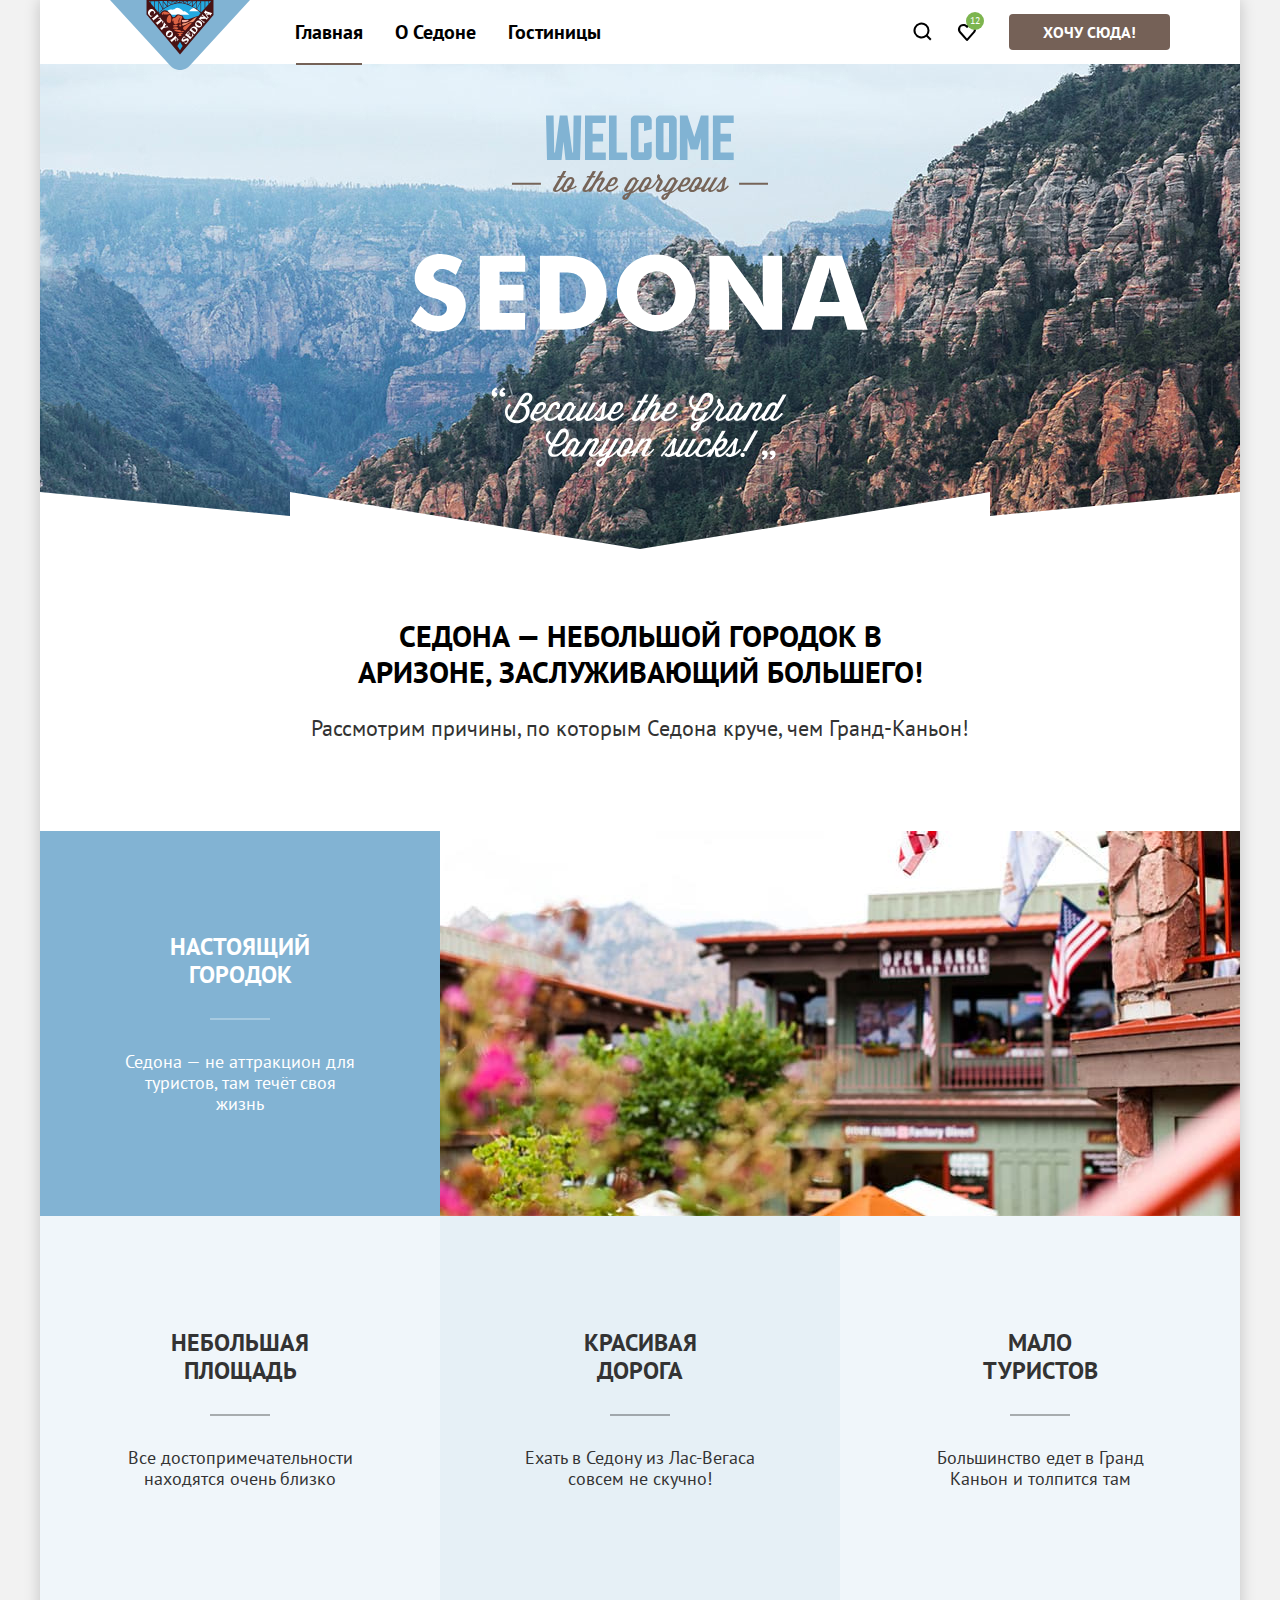
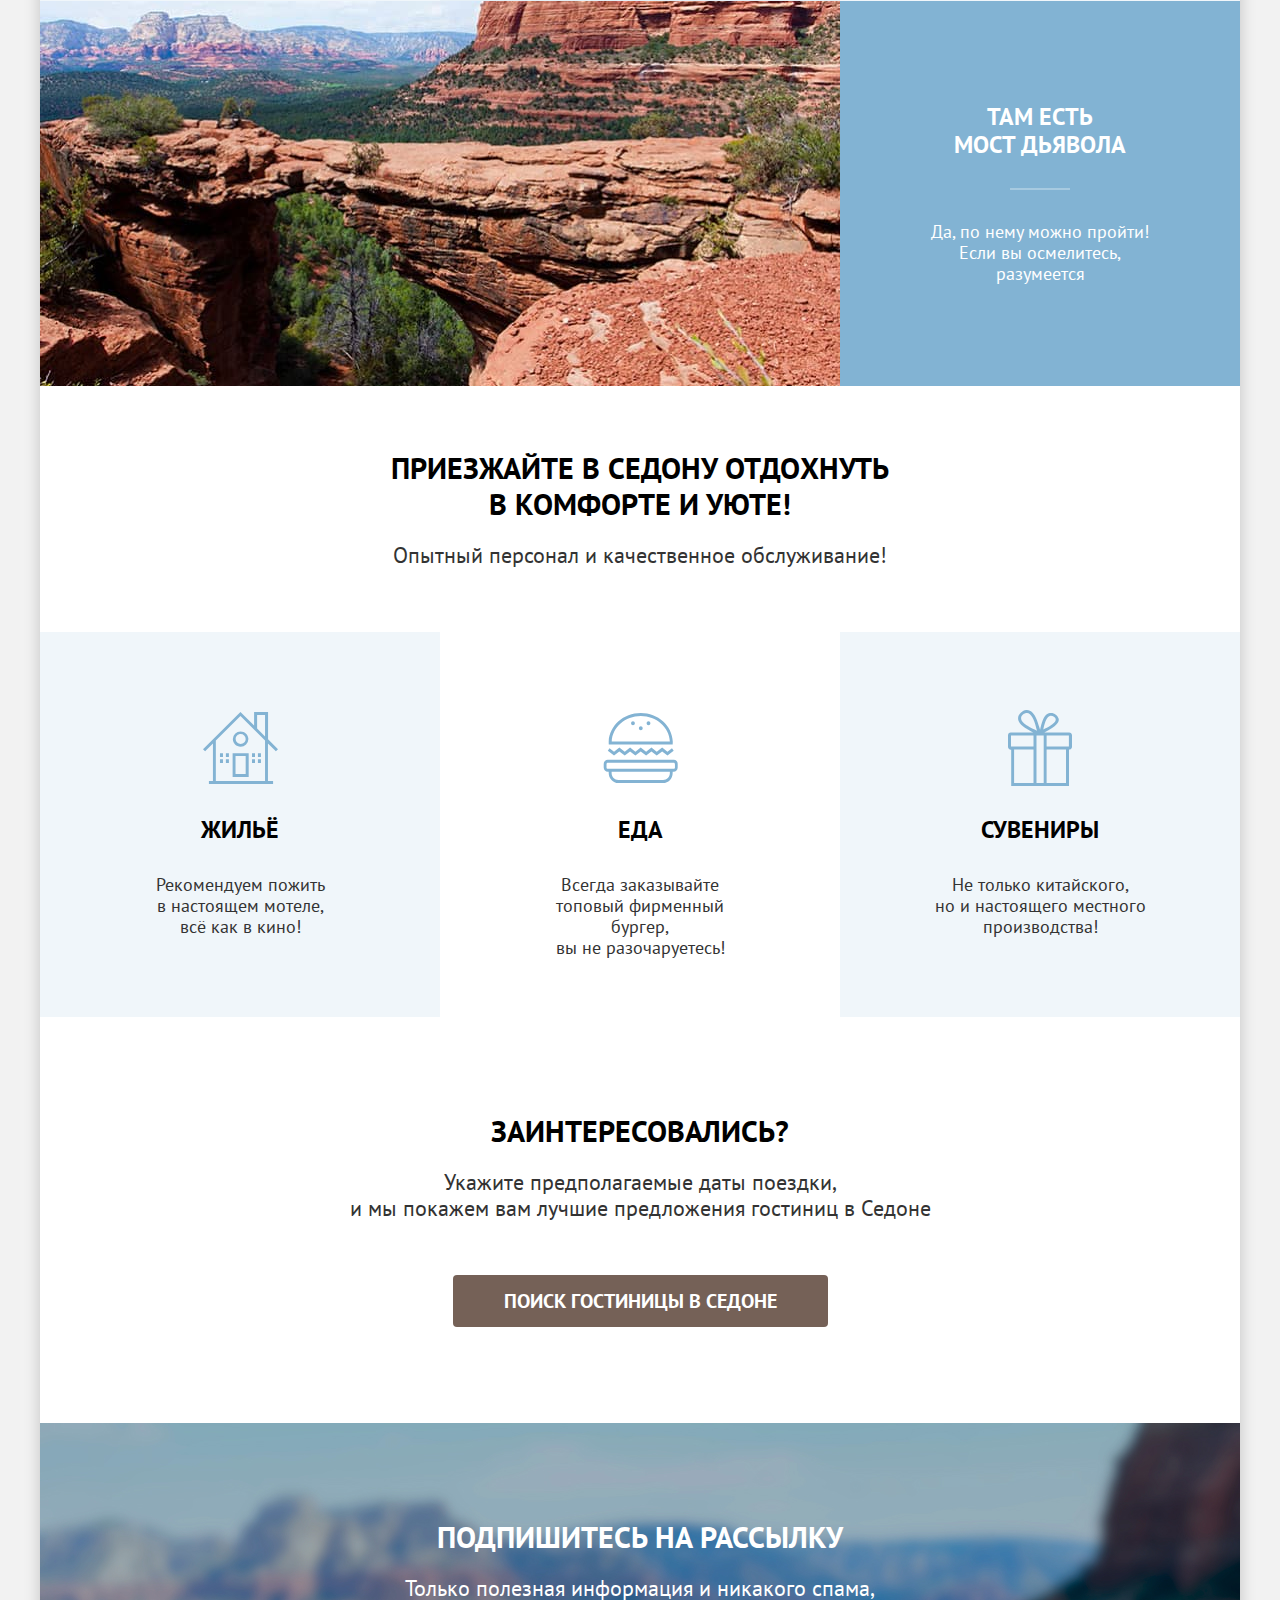
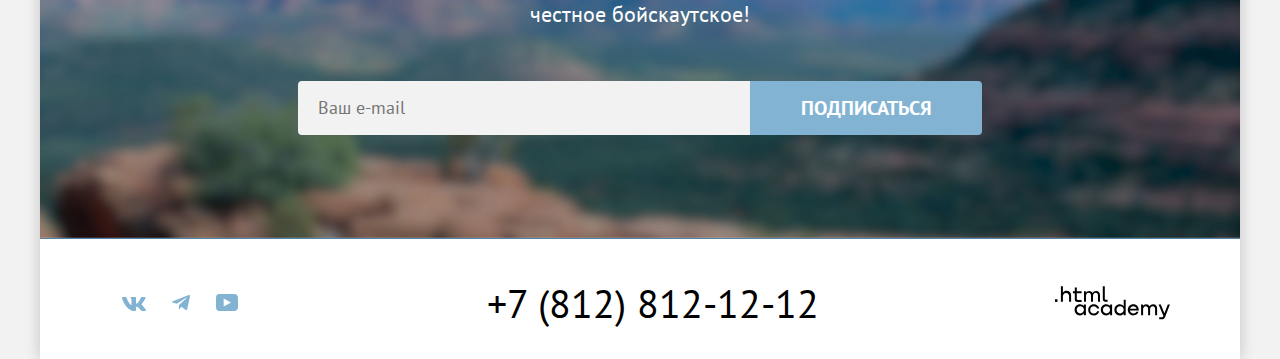
<file: index.html>
<!DOCTYPE html>
<html lang="ru">

  <head>
    <meta charset="utf-8">
    <title>Седона - городок в Аризоне</title>
    <link rel="apple-touch-icon" sizes="180x180" href="images/favicon/apple-touch-icon.png">
    <link rel="icon" type="image/png" sizes="32x32" href="images/favicon/favicon-32x32.png">
    <link rel="manifest" href="images/favicon/site.webmanifest">
    <meta name="msapplication-TileColor" content="#da532c">
    <meta name="theme-color" content="#ffffff">
    <link rel="stylesheet" href="styles/styles.css">
  </head>

  <body>
    <div class="container">
      <header class="page-header" data-test="header">
        <nav class="page-navigation">
          <a class="page-header-logo" href="index.html" aria-current="page">
            <img class="main-logo" src="images/header-logo.svg" width="140" height="70" alt="Логотип сайта Седона">
          </a>
          <ul class="navigation-list navigation-menu">
            <li class="navigation-item">
              <a class="navigation-link" aria-current="page">
                Главная
              </a>
            </li>
            <li class="navigation-item">
              <a class="navigation-link" href="about.html">
                О Седоне
              </a>
            </li>
            <li class="navigation-item">
              <a class="navigation-link" href="catalog.html">
                Гостиницы
              </a>
            </li>
          </ul>
          <div class="navigation-user-wrapper">
            <ul class="navigation-list navigation-user">
              <li class="action-item ">
                <a class="navigation-action navigation-link" href="#">
                  <svg class="search" aria-hidden="true" width="19" height="19" viewBox="0 0 19 19" fill="none"
                    xmlns="http://www.w3.org/2000/svg">
                    <path
                      d="m18.5 17-3.7-3.7a8 8 0 0 0 1.7-4.8 8 8 0 1 0-3.1 6.3l3.7 3.7 1.4-1.5Zm-10-2.5a6 6 0 0 1-6-6 6 6 0 0 1 12 0 6 6 0 0 1-6 6Z"
                      fill="#000" />
                  </svg>
                  <span class="visually-hidden">
                    Поиск
                  </span>
                </a>
              </li>
              <li class="action-item">
                <a class="navigation-action navigation-link" href="#">
                  <svg class="favorites" aria-hidden="true" width="20" height="20" viewBox="0 0 20 20" fill="none"
                    xmlns="http://www.w3.org/2000/svg">
                    <path
                      d="M9.9 19a1 1 0 0 1-.8-.4l-7-7.9A5.4 5.4 0 0 1 6.5 2C7.8 2 9 2.5 10 3.3a5.5 5.5 0 0 1 9 4.1c0 1.3-.5 2.5-1.3 3.4l-7 7.9c-.2.2-.4.3-.8.3Zm-6-9.5 6.1 6.9 6.2-7c.5-.5.7-1.2.7-2 0-1.8-1.5-3.3-3.3-3.3-1 0-2 .5-2.7 1.3-.3.3-.6.4-.9.4-.3 0-.6-.2-.8-.4a3.7 3.7 0 0 0-2.7-1.3 3.3 3.3 0 0 0-3.3 3.3c-.1.9.3 1.6.7 2.1-.1 0-.1 0 0 0Z"
                      fill="#000" />
                  </svg>
                  <span class="visually-hidden">
                    Количество избранных отелей
                  </span>
                  <span class="favorites-number">
                    12
                  </span>
                </a>
              </li>
            </ul>
            <a class="button header-button" href="#">
              <span>
                Хочу сюда!
              </span>
            </a>
          </div>
        </nav>
      </header>

      <main class="main-index" data-test="main">
        <section class="hero" data-test="hero">
          <h1 class="visually-hidden">
            Седона - город в Аризоне
          </h1>
          <img class="welcome-text" src="images/welcome-text.svg" width="458" height="352"
            alt="Welcome to the gorgeous Sedona, because the Grand Canyon sucks!">
        </section>

        <section class="advantages" data-test="advantages">
          <h2 class="visually-hidden">
            Преимущества
          </h2>
          <p class="advatages-lead heading2">
            Седона — небольшой городок в Аризоне, заслуживающий большего!
          </p>
          <p class="advatages-lead-description">
            Рассмотрим причины, по которым Седона круче, чем Гранд-Каньон!
          </p>

          <ul class="advantages-list">

            <li class="advantages-item advantages-item-wide">
              <div class="advantages-item-wrapper">
                <h3 class="advantages-title">
                  Настоящий городок
                </h3>
                <p class="advantages-description">
                  Седона — не аттракцион для туристов, там течёт своя жизнь
                </p>
              </div>
              <img class="advantages-image" src="images/photo-1.jpg" width="800" height="385"
                alt="Изображен городок Седона">
            </li>

            <li class="advantages-item">
              <div class="advantages-item-wrapper">
                <h3 class="advantages-title">Небольшая площадь</h3>
                <p class="advantages-description">
                  Все достопримечательности находятся очень близко
                </p>
              </div>
            </li>
            <li class="advantages-item">
              <div class="advantages-item-wrapper">
                <h3 class="advantages-title">Красивая дорога</h3>
                <p class="advantages-description">
                  Ехать в Седону из Лас-Вегаса совсем не скучно!
                </p>
              </div>
            </li>
            <li class="advantages-item">
              <div class="advantages-item-wrapper">
                <h3 class="advantages-title">Мало туристов</h3>
                <p class="advantages-description">
                  Большинство едет в Гранд Каньон и толпится там
                </p>
              </div>
            </li>
            <li class="advantages-item advantages-item-wide">
              <img class="advantages-image" src="images/photo-2.jpg" width="800" height="385"
                alt="Изображен живописный каньон">
              <div class="advantages-item-wrapper">
                <h3 class="advantages-title">Там&nbsp;есть мост&nbsp;дьявола</h3>
                <p class="advantages-description">
                  Да, по нему можно пройти! Если вы осмелитесь, разумеется
                </p>
              </div>

            </li>
          </ul>
        </section>

        <section class="sedona-services" data-test="service">
          <h2 class="come-to-sedona heading2">Приезжайте в Седону отдохнуть в комфорте и уюте!</h2>
          <p class="heading2-description">Опытный персонал и качественное обслуживание!</p>

          <ul class="services-list">
            <li class="services-item">
              <h3 class="services-item-title">Жильё</h3>
              <p class="service-description">
                Рекомендуем пожить в&nbsp;настоящем мотеле, всё&nbsp;как&nbsp;в&nbsp;кино!
              </p>
            </li>
            <li class="services-item">
              <h3 class="services-item-title">Еда</h3>
              <p class="service-description">
                Всегда заказывайте <br> топовый фирменный бургер, вы&nbsp;не&nbsp;разочаруетесь!
              </p>
            </li>
            <li class="services-item">
              <h3 class="services-item-title">Сувениры</h3>
              <p class="service-description">
                Не только китайского, <br> но и настоящего местного производства!
              </p>
            </li>
          </ul>
        </section>

        <section class="find-hotel" data-test="search">
          <h2 class="heading2">Заинтересовались?</h2>
          <p class="heading2-description add-dates">
            Укажите предполагаемые даты поездки,<br> и мы покажем вам лучшие предложения гостиниц в Седоне
          </p>
          <a class="button find-hotel-button" href="#">
            Поиск гостиницы в Седоне
          </a>
        </section>

        <section class="subscription colorful-subscription" data-test="subscribe">
          <h2 class="subscription-heading">Подпишитесь на рассылку</h2>
          <p class="subscription-paragraph">
            Только полезная информация и никакого спама, честное&nbsp;бойскаутское!
          </p>
          <form class="subscription-form" action="https://echo.htmlacademy.ru" method="post">
            <label class="visually-hidden" for="subscription-email">
              Укажите Ваш e-mail
            </label>
            <input class="field" type="email" name="subscription-email" placeholder="Ваш e-mail"
              id="subscription-email">
            <button class="button subscription-button button-light" type="submit">
              Подписаться
            </button>
          </form>
        </section>

      </main>

      <footer class="footer" data-test="footer">
        <div class="footer-wrapper">
          <h2 class="visually-hidden">Социальные сети</h2>
          <ul class="social-list">
            <li class="social-list-item">
              <a class="social-item-link" href="https://vk.com/htmlacademy">
                <span class="visually-hidden">Вконтакте</span>
                <svg class="social-item-icon" width="24" height="14" viewBox="0 0 24 14" fill="none"
                  xmlns="http://www.w3.org/2000/svg">
                  <path fill-rule="evenodd" clip-rule="evenodd"
                    d="M23.45 0.948C23.616 0.402 23.45 0 22.655 0H20.03C19.362 0 19.054 0.347 18.887 0.73C18.887 0.73 17.552 3.926 15.661 6.002C15.049 6.604 14.771 6.795 14.437 6.795C14.27 6.795 14.019 6.604 14.019 6.057V0.948C14.019 0.292 13.835 0 13.279 0H9.151C8.734 0 8.483 0.304 8.483 0.593C8.483 1.214 9.429 1.358 9.526 3.106V6.904C9.526 7.737 9.373 7.888 9.039 7.888C8.149 7.888 5.984 4.677 4.699 1.003C4.45 0.288 4.198 0 3.527 0H0.9C0.15 0 0 0.347 0 0.73C0 1.412 0.89 4.8 4.145 9.281C6.315 12.341 9.37 14 12.153 14C13.822 14 14.028 13.632 14.028 12.997V10.684C14.028 9.947 14.186 9.8 14.715 9.8C15.105 9.8 15.772 9.992 17.33 11.467C19.11 13.216 19.403 14 20.405 14H23.03C23.78 14 24.156 13.632 23.94 12.904C23.702 12.18 22.852 11.129 21.725 9.882C21.113 9.172 20.195 8.407 19.916 8.024C19.527 7.533 19.638 7.314 19.916 6.877C19.916 6.877 23.116 2.451 23.449 0.948H23.45Z"
                    fill="#83B3D3" />
                </svg>
              </a>
            </li>
            <li class="social-list-item">
              <a class="social-item-link" href="https://t.me/htmlacademy">
                <span class="visually-hidden">Телеграм</span>
                <svg class="social-item-icon" width="18" height="16" aria-hidden="true" viewBox="0 0 18 16" fill="none"
                  xmlns="http://www.w3.org/2000/svg">
                  <path
                    d="M16.785 0.0992597L0.840489 6.24776C-0.247661 6.68481 -0.241365 7.29184 0.640845 7.56253L4.73445 8.83953L14.2058 2.8637C14.6537 2.59121 15.0629 2.7378 14.7265 3.03636L7.05283 9.96185H7.05103L7.05283 9.96275L6.77045 14.1823C7.18413 14.1823 7.36669 13.9925 7.59871 13.7686L9.58705 11.8351L13.7229 14.89C14.4855 15.31 15.0332 15.0941 15.2229 14.1841L17.9379 1.38885C18.2158 0.274623 17.5126 -0.229883 16.785 0.0992597Z"
                    fill="#83B3D3" />
                </svg>
              </a>
            </li>
            <li class="social-list-item">
              <a class="social-item-link" href="https://www.youtube.com/user/htmlacademyru">
                <span class="visually-hidden">YouTube</span>
                <svg class="social-item-icon" width="22" height="17" aria-hidden="true" viewBox="0 0 22 17" fill="none"
                  xmlns="http://www.w3.org/2000/svg">
                  <path
                    d="M18.607 0H3.17413C1.31343 0 0 1.59375 0 3.4V13.4937C0 15.4062 1.31343 17 3.17413 17H18.8259C20.4677 17 22 15.4062 22 13.6V3.4C21.7811 1.59375 20.4677 0 18.607 0ZM7.66169 12.5375V4.4625L14.995 8.5L7.66169 12.5375Z"
                    fill="#83B3D3" />
                </svg>
              </a>
            </li>
          </ul>

          <h2 class="visually-hidden">Контакт</h2>
          <a class="phone-number" href="tel:+78128121212">+7 (812) 812-12-12</a>



          <h2 class="visually-hidden developer">HTML academy</h2>
          <a class="html-academy-logo" href="https://htmlacademy.ru/" aria-label="Логотип HTML академии">
            <svg class="html-academy-icon" width="115" height="34" aria-hidden="true" viewBox="0 0 115 34" fill="none"
              xmlns="http://www.w3.org/2000/svg">
              <path d="M0 13.2564V15.8564H2.5V13.2564H0Z" fill="black" />
              <path
                d="M11.6 4.85645C10 4.85645 8.8 5.55645 8 6.55645H7.9V0.356445H5.9V15.8564H7.9V10.5564C7.9 8.45645 9.2 6.95645 11.2 6.95645C13 6.95645 14.1 8.35645 14.1 10.1564V15.8564H16.1V9.75644C16.2 6.75644 14.3 4.85645 11.6 4.85645Z"
                fill="black" />
              <path
                d="M26.6 5.15645H21.8V1.45645H19.8V5.25645H17.9V7.25645H19.8V13.2564C19.8 14.9564 20.8 15.9564 22.5 15.9564H26.6V13.9564H22.9C22.2 13.9564 21.8 13.5564 21.8 12.8564V7.15645H26.6V5.15645Z"
                fill="black" />
              <path
                d="M41.1 4.95645C39.5 4.95645 38.2 5.75644 37.6 7.05645H37.5C36.9 5.85645 35.7 4.95645 34.1 4.95645C32.7 4.95645 31.6 5.75645 31 6.75645H30.9V5.15645H29V15.7564H31V10.3564C31 8.35645 32 6.85645 33.6 6.85645C35.1 6.85645 36 7.85645 36 9.45645V15.7564H38V10.1564C38 7.75645 39.4 6.85645 40.6 6.85645C42.1 6.85645 43 7.85645 43 9.45645V15.7564H45V9.25644C45.1 6.75644 43.6 4.95645 41.1 4.95645Z"
                fill="black" />
              <path
                d="M47.8 13.0564C47.8 14.7564 48.8 15.7564 50.6 15.7564H52.6V13.7564H50.9C50.2 13.7564 49.8 13.3564 49.8 12.6564V0.356445H47.8V13.0564Z"
                fill="black" />
              <path
                d="M28.9 20.0564C28 18.9564 26.7 18.2564 25 18.2564C21.9 18.2564 19.6 20.5564 19.6 23.8564C19.6 27.1564 21.9 29.4564 25 29.4564C26.8 29.4564 28 28.6564 28.8 27.5564H28.9V29.1564H30.9V18.5564H28.9V20.0564ZM25.3 27.4564C23.1 27.4564 21.7 25.8564 21.7 23.8564C21.7 21.8564 23.1 20.2564 25.3 20.2564C27.5 20.2564 28.9 21.8564 28.9 23.8564C28.9 25.7564 27.5 27.4564 25.3 27.4564Z"
                fill="black" />
              <path
                d="M44.2 22.3564C43.7 19.9564 41.6 18.2564 38.8 18.2564C35.4 18.2564 33.2 20.7564 33.2 23.8564C33.2 26.9564 35.4 29.4564 38.8 29.4564C41.6 29.4564 43.7 27.6564 44.2 25.2564H42.1C41.7 26.5564 40.4 27.5564 38.8 27.5564C36.6 27.5564 35.2 25.9564 35.2 23.9564C35.2 21.9564 36.6 20.3564 38.8 20.3564C40.4 20.3564 41.6 21.3564 42.1 22.5564H44.2V22.3564Z"
                fill="black" />
              <path
                d="M55.1 20.0564C54.2 18.9564 52.9 18.2564 51.2 18.2564C48.1 18.2564 45.8 20.5564 45.8 23.8564C45.8 27.1564 48.1 29.4564 51.2 29.4564C53 29.4564 54.2 28.6564 55 27.5564H55.1V29.1564H57.1V18.5564H55.1V20.0564ZM51.5 27.4564C49.3 27.4564 47.9 25.8564 47.9 23.8564C47.9 21.8564 49.3 20.2564 51.5 20.2564C53.7 20.2564 55.1 21.8564 55.1 23.8564C55.1 25.7564 53.6 27.4564 51.5 27.4564Z"
                fill="black" />
              <path
                d="M68.7 20.1564C67.8 19.0564 66.5 18.2564 64.8 18.2564C61.7 18.2564 59.4 20.5564 59.4 23.8564C59.4 27.1564 61.6 29.4564 64.8 29.4564C66.5 29.4564 67.8 28.6564 68.6 27.6564H68.7V29.1564H70.7V13.7564H68.7V20.1564ZM65.1 27.4564C62.9 27.4564 61.5 25.8564 61.5 23.8564C61.5 21.8564 62.9 20.2564 65.1 20.2564C67.3 20.2564 68.7 21.8564 68.7 23.8564C68.6 25.8564 67.2 27.4564 65.1 27.4564Z"
                fill="black" />
              <path
                d="M78.3 18.2564C75 18.2564 72.8 20.7564 72.8 23.8564C72.8 26.8564 74.9 29.4564 78.3 29.4564C80.8 29.4564 82.8 28.1564 83.5 25.8564H81.4C80.9 26.8564 79.8 27.4564 78.4 27.4564C76.5 27.4564 75.1 26.1564 75 24.5564H83.8C84 20.9564 81.8 18.2564 78.3 18.2564ZM78.3 20.1564C80 20.1564 81.3 21.1564 81.6 22.7564H75.1C75.4 21.2564 76.6 20.1564 78.3 20.1564Z"
                fill="black" />
              <path
                d="M98.2 18.2564C96.6 18.2564 95.3 19.0564 94.6 20.2564H94.5C93.9 19.0564 92.7 18.2564 91.1 18.2564C89.7 18.2564 88.6 18.9564 88 20.0564V18.5564H86.1V29.1564H88.1V23.7564C88.1 21.7564 89.1 20.3564 90.7 20.2564C92.2 20.2564 93.1 21.2564 93.1 22.8564V29.1564H95.1V23.5564C95.1 21.1564 96.5 20.2564 97.7 20.2564C99.2 20.2564 100.1 21.2564 100.1 22.8564V29.1564H102.1V22.6564C102.2 20.0564 100.7 18.2564 98.2 18.2564Z"
                fill="black" />
              <path
                d="M109.4 27.3564L105.8 18.4564H103.6L108.4 30.0564C108.1 30.9564 107.7 31.2564 106.7 31.2564H104.2V33.2564H106.7C108.5 33.2564 109.5 32.4564 110.2 30.6564L114.9 18.4564H112.8L109.4 27.3564Z"
                fill="black" />
            </svg>
          </a>
        </div>
      </footer>
    </div>

    <div class="modal-container modal-container-close">
      <div class="modal modal-hotel-search">
        <button class="modal-close-button" type="button">
          <span class="visually-hidden">Закрыть</span>
        </button>

        <section class="modal-form-section">

          <h2 class="modal-title">
            Поиск гостиницы в Седоне
          </h2>

          <div class="hotel-search-form-wrapper">
            <form class="hotel-search-form" action="https://echo.htmlacademy.ru" method="post">
              <div class="field-group">
                <label class="modal-label" for="date-in">
                  Дата заезда:
                </label>
                <input class="modal-input" type="text" id="date-in" name="date-in" value="27 апреля 2020"
                  placeholder="выберите дату заезда" required>
                <span class="date-in-notification">
                  Мы не можем отправить вас в прошлое.
                </span>
              </div>


              <div class="field-group">
                <label class="modal-label" for="date-out">
                  Дата выезда:
                </label>
                <input class="modal-input " type="text" id="date-out" name="date-out" value="1 сентября 2023"
                  placeholder="выберите дату выезда" required>
                <span class="date-out-notification">
                  На эти даты есть свободные номера. Пока есть.
                </span>
              </div>


              <div class="field-group-guests">
                <div class="guests-field-wrapper">
                  <label class="modal-label" for="adults-number">
                    Взрослые:
                  </label>

                  <div class="guests-modal-input-wrapper">
                    <button class="decrement-button" type="button">
                      <span class="visually-hidden">
                        Уменьшить количество гостей
                      </span>
                    </button>
                    <input class="guests-modal-input" type="number" id="adults-number" name="adults-number" min="1"
                      value="2">
                    <button class="increment-button" type="button">
                      <span class="visually-hidden">
                        Увеличить количество гостей
                      </span>
                    </button>
                  </div>

                </div>

                <div class="guests-field-wrapper">
                  <label class="modal-label kids form-label-icon" for="kids-number">
                    Дети:
                    <span class="tooltip">
                      <span class="tooltip-toggle">
                        <span class="kids-icon"></span>
                    </span>
                      <span class="tooltip-text">
                        Укажите количество детей, которые будут с вами, возраст которых от 6 до 18 лет. Дети до 6 лет
                        размещаются бесплатно
                      </span>
                    </span>
                  </label>
                  <div class="guests-modal-input-wrapper">
                    <button class="decrement-button" type="button">
                      <span class="visually-hidden">
                        Уменьшить количество гостей
                      </span>
                    </button>
                    <input class="guests-modal-input" type="number" id="kids-number" name="kids-number" min="0"
                      value="2">
                    <button class="increment-button" type="button">
                      <span class="visually-hidden">
                        Увеличить количество гостей
                      </span>
                    </button>
                  </div>

                </div>
              </div>

            </form>
          </div>
        </section>

        <button class="button button-light modal-button" type="submit">
          Найти
        </button>
      </div>
    </div>
  </body>

</html>
</file>
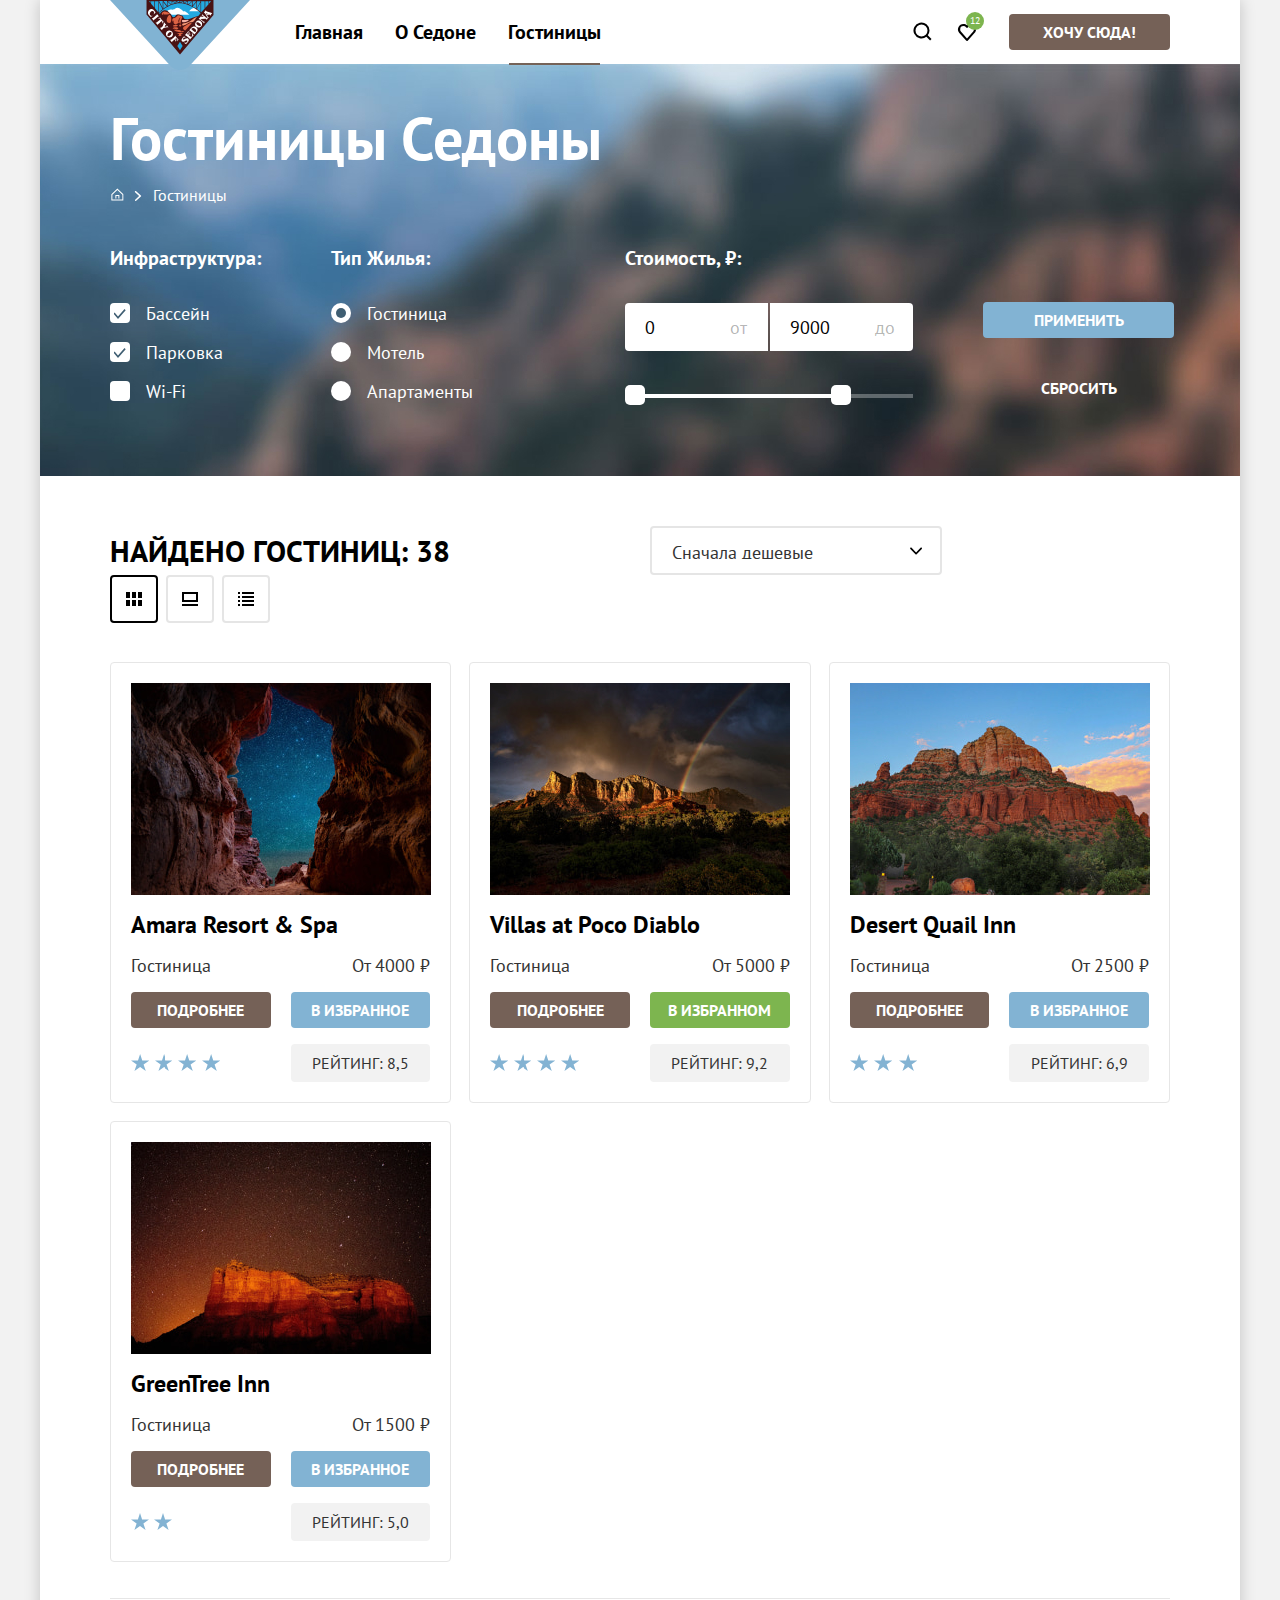
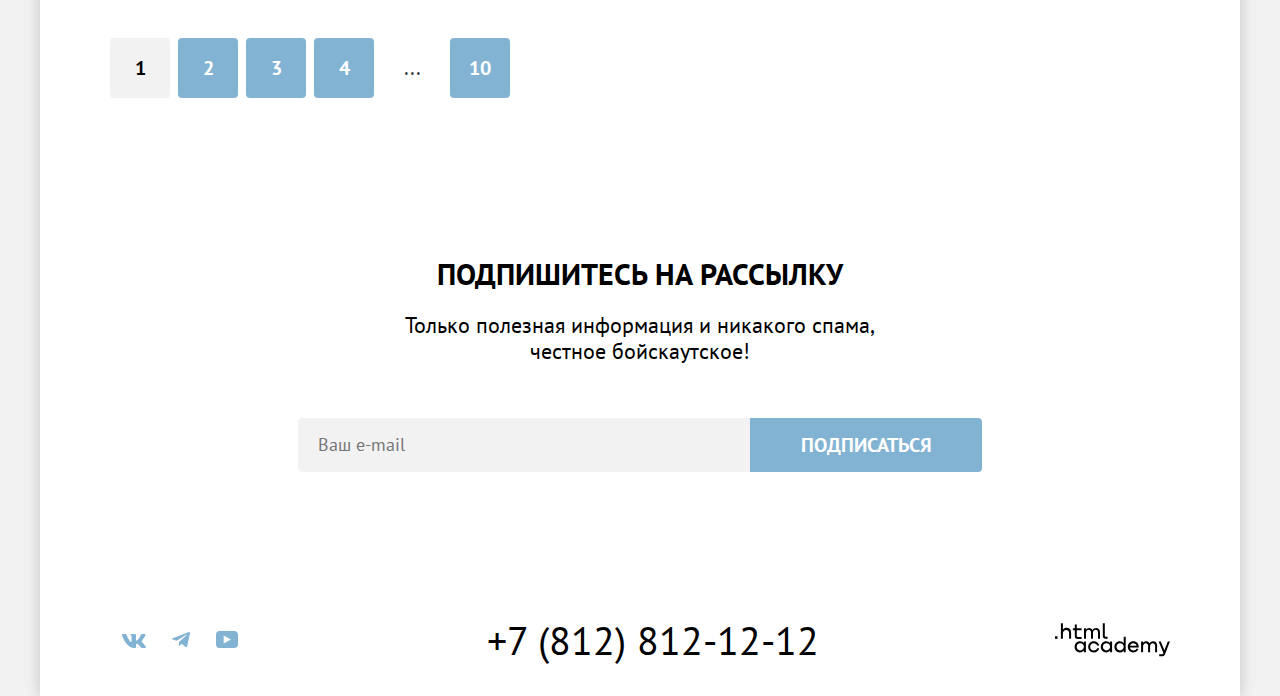
<file: catalog.html>
<!DOCTYPE html>
<html lang="ru">

  <head>
    <meta charset="utf-8">
    <title>Седона - городок в Аризоне</title>
    <link rel="apple-touch-icon" sizes="180x180" href="images/favicon/apple-touch-icon.png">
    <link rel="icon" type="image/png" sizes="32x32" href="images/favicon/favicon-32x32.png">
    <link rel="manifest" href="images/favicon/site.webmanifest">
    <meta name="msapplication-TileColor" content="#da532c">
    <meta name="theme-color" content="#ffffff">
    <link rel="stylesheet" href="styles/styles.css">
  </head>

  <body>
    <div class="container">
      <header class="page-header" data-test="header">
        <nav class="page-navigation">
          <a class="page-header-logo" href="index.html">
            <img class="main-logo" src="images/header-logo.svg" width="140" height="70" alt="Логотип сайта Седона">
          </a>
          <ul class="navigation-list navigation-menu">
            <li class="navigation-item">
              <a class="navigation-link" href="index.html">
                Главная
              </a>
            </li>
            <li class="navigation-item">
              <a class="navigation-link" href="about.html">
                О Седоне
              </a>
            </li>
            <li class="navigation-item">
              <a class="navigation-link" aria-current="page">
                Гостиницы
              </a>
            </li>
          </ul>
          <div class="navigation-user-wrapper">
            <ul class="navigation-list navigation-user">
              <li class="action-item ">
                <a class="navigation-action navigation-link" href="#">
                  <svg class="search" aria-hidden="true" width="19" height="19" viewBox="0 0 19 19" fill="none"
                    xmlns="http://www.w3.org/2000/svg">
                    <path
                      d="m18.5 17-3.7-3.7a8 8 0 0 0 1.7-4.8 8 8 0 1 0-3.1 6.3l3.7 3.7 1.4-1.5Zm-10-2.5a6 6 0 0 1-6-6 6 6 0 0 1 12 0 6 6 0 0 1-6 6Z"
                      fill="#000" />
                  </svg>
                  <span class="visually-hidden">
                    Поиск
                  </span>
                </a>
              </li>
              <li class="action-item">
                <a class="navigation-action navigation-link" href="#">
                  <svg class="favorites" aria-hidden="true" width="20" height="20" viewBox="0 0 20 20" fill="none"
                    xmlns="http://www.w3.org/2000/svg">
                    <path
                      d="M9.9 19a1 1 0 0 1-.8-.4l-7-7.9A5.4 5.4 0 0 1 6.5 2C7.8 2 9 2.5 10 3.3a5.5 5.5 0 0 1 9 4.1c0 1.3-.5 2.5-1.3 3.4l-7 7.9c-.2.2-.4.3-.8.3Zm-6-9.5 6.1 6.9 6.2-7c.5-.5.7-1.2.7-2 0-1.8-1.5-3.3-3.3-3.3-1 0-2 .5-2.7 1.3-.3.3-.6.4-.9.4-.3 0-.6-.2-.8-.4a3.7 3.7 0 0 0-2.7-1.3 3.3 3.3 0 0 0-3.3 3.3c-.1.9.3 1.6.7 2.1-.1 0-.1 0 0 0Z"
                      fill="#000" />
                  </svg>
                  <span class="visually-hidden">
                    Количество избранных отелей
                  </span>
                  <span class="favorites-number">
                    12
                  </span>
                </a>
              </li>
            </ul>
            <a class="button header-button" href="#">
              <span>
                Хочу сюда!
              </span>
            </a>
          </div>
        </nav>
      </header>

      <main class="main-inner" data-test="main">
        <section class="hotels-filter">

          <header class="inner-header">
            <h1 class="inner-header-title">
              Гостиницы Седоны
            </h1>
            <ul class="breadcrumbs-list">
              <li class="breadcrumbs-item breadcrumbs-homepage">
                <a class="hotels-list-link" href="index.html">
                  <svg class="homepage-icon" aria-hidden="true" width="14" height="15" viewBox="0 0 14 15" fill="none"
                    xmlns="http://www.w3.org/2000/svg">
                    <g clip-path="url(#clip0_47227_383)">
                      <path
                        d="M7.37109 0.5L1.37109 6.30006V12.5001H13.3711V6.30006L7.37109 0.5ZM12.3711 11.5001H2.37109V6.70005L7.37109 1.9L12.3711 6.70005V11.5001Z"
                        fill="white" />
                      <path d="M5.37109 10.5001H6.37109V8.00005H8.37109V10.5001H9.37109V7.00005H5.37109V10.5001Z"
                        fill="white" />
                    </g>
                    <defs>
                      <clipPath id="clip0_47227_383">
                        <rect width="13" height="15" fill="white" transform="translate(0.871094)" />
                      </clipPath>
                    </defs>
                  </svg>

                  <span class="visually-hidden">На главную</span>
                </a>
              </li>
              <li class="breadcrumbs-item">
                <a class="hotels-list-link breadcrumbs-catalog" aria-current="page">
                  Гостиницы
                </a>
              </li>
            </ul>
          </header>


          <h2 class="visually-hidden">
            Выбор параметров гостиниц
          </h2>
          <form class="catalog-filter" data-test="filter" action="https://echo.htmlacademy.ru" method="get">
            <fieldset class="catalog-filter-group">
              <legend class="catalog-filter-title">
                Инфраструктура:
              </legend>
              <ul class="catalog-filter-list">
                <li class="catalog-filter-item">
                  <label class="control" for="pool">
                    <input class="control-input visually-hidden" type="checkbox" name="pool" id="pool" checked>
                    <span class="control-mark"></span>
                    <span class="control-label">Бассейн</span>
                  </label>
                </li>
                <li class="catalog-filter-item">
                  <label class="control" for="parking">
                    <input class="control-input visually-hidden" type="checkbox" name="parking" id="parking" checked>
                    <span class="control-mark"></span>
                    <span class="control-label">Парковка</span>
                  </label>
                </li>
                <li class="catalog-filter-item">
                  <label class="control" for="wi-fi">
                    <input class="control-input visually-hidden" type="checkbox" name="Wi-Fi" id="wi-fi">
                    <span class="control-mark"></span>
                    <span class="control-label">Wi-Fi</span>
                  </label>
                </li>
              </ul>
            </fieldset>

            <fieldset class="catalog-filter-group">
              <legend class="catalog-filter-title">
                Тип Жилья:
              </legend>
              <ul class="catalog-filter-list">
                <li class="catalog-filter-item">
                  <label class="control">
                    <input class="control-input visually-hidden" type="radio" value="hotel" name="product-group"
                      checked>
                    <span class="control-mark"></span>
                    <span class="control-label">Гостиница</span>
                  </label>
                </li>
                <li class="catalog-filter-item">
                  <label class="control">
                    <input class="control-input visually-hidden" type="radio" value="motel" name="product-group">
                    <span class="control-mark"></span>
                    <span class="control-label">Мотель</span>
                  </label>
                </li>
                <li class="catalog-filter-item">
                  <label class="control">
                    <input class="control-input visually-hidden" type="radio" value="apartments" name="product-group">
                    <span class="control-mark"></span>
                    <span class="control-label">Апартаменты</span>
                  </label>
                </li>
              </ul>
            </fieldset>

            <fieldset class="catalog-filter-group">
              <legend class="catalog-filter-title">
                Стоимость,
                <span>₽:</span>
              </legend>

              <div class="range-wrapper-inputs">
                <div class="price-label-wrapper">
                  <label for="price-from" class="catalog-filter-label">
                    <span class="price-label">от</span>
                    <input class="range-input" type="number" id="price-from" name="price-from" min="0" value="0"
                      placeholder="0">
                  </label>
                </div>

                <div class="price-label-wrapper">
                  <label for="price-to" class="catalog-filter-label">
                    <span class="price-label">до</span>
                    <input class="range-input" type="number" id="price-to" name="price-to" min="0" value="9000"
                      placeholder="9000">
                  </label>
                </div>
              </div>

              <div class="range">
                <div class="range-scale">
                  <div class="range-bar" style="left: 0; width: 216px">
                    <button class="range-toggle toggle-min" type="button">
                      <span class="visually-hidden">Минимальная цена</span>
                    </button>
                    <button class="range-toggle toggle-max" type="button">
                      <span class="visually-hidden">Максимальная цена</span>
                    </button>
                  </div>
                </div>
              </div>

            </fieldset>

            <div class="hotels-filter-buttons">
              <button class="button button-light" type="submit">Применить</button>
              <button class="button reset-button" type="reset">Сбросить</button>
            </div>
          </form>
        </section>

        <section class="search-results" data-test="catalog">
          <div class="search-results-wrapper">
            <h2 class="heading2 search-results-heading">
              Найдено гостиниц:
              <span class="result-count">
                38
              </span>
            </h2>
            <div class="select-control-wrapper">
              <select class="select-control" aria-label="Сортировка">
                <option value="cheap" selected>
                  Сначала дешевые
                </option>
                <option value="expensive">
                  Сначала дорогие
                </option>
                <option value="popular">
                  Сначала популярные
                </option>
              </select>
            </div>

            <ul class="display-toggle">
              <li class="display-toggle-item">
                <a class="card-grid-toggle card-grid-toggle-selected" href="#">
                  <span class="visually-hidden">
                    Показать карточки
                  </span>
                  <svg width="16" height="14" aria-hidden="true" viewBox="0 0 16 14" fill="none"
                    xmlns="http://www.w3.org/2000/svg">
                    <path d="M4 0H0V6H4V0Z" fill="black" />
                    <path d="M16 0H12V6H16V0Z" fill="black" />
                    <path d="M10 0H6V6H10V0Z" fill="black" />
                    <path d="M4 8H0V14H4V8Z" fill="black" />
                    <path d="M16 8H12V14H16V8Z" fill="black" />
                    <path d="M10 8H6V14H10V8Z" fill="black" />
                  </svg>
                </a>
              </li>
              <li class="display-toggle-item">
                <a class="card-grid-toggle" href="#">
                  <span class="visually-hidden">
                    Показать слайд-шоу
                  </span>
                  <svg width="16" height="14" aria-hidden="true" viewBox="0 0 16 14" fill="none"
                    xmlns="http://www.w3.org/2000/svg">
                    <path d="M16 12H0V14H16V12Z" fill="black" />
                    <path d="M14 2V8H2V2H14ZM16 0H0V10H16V0Z" fill="black" />
                  </svg>
                </a>
              </li>
              <li class="display-toggle-item">
                <a class="card-grid-toggle" href="#">
                  <span class="visually-hidden">
                    Показать список
                  </span>
                  <svg width="16" height="14" aria-hidden="true" viewBox="0 0 16 14" fill="none"
                    xmlns="http://www.w3.org/2000/svg">
                    <path d="M2 0H0V2H2V0Z" fill="black" />
                    <path d="M16 0H4V2H16V0Z" fill="black" />
                    <path d="M2 4H0V6H2V4Z" fill="black" />
                    <path d="M16 4H4V6H16V4Z" fill="black" />
                    <path d="M2 8H0V10H2V8Z" fill="black" />
                    <path d="M16 8H4V10H16V8Z" fill="black" />
                    <path d="M2 12H0V14H2V12Z" fill="black" />
                    <path d="M16 12H4V14H16V12Z" fill="black" />
                  </svg>
                </a>
              </li>
            </ul>

          </div>

          <ul class="product-list">
            <li class="product-card">
              <a class="product-card-link" href="#">
                <img class="product-card-image" src="images/catalog/amara-resort.jpg" width="300" height="212"
                  alt="Каньон и звездное небо">
              </a>
              <a class="product-title-link" href="#">
                <h3 class="product-card-title">
                  Amara Resort & Spa
                </h3>
              </a>
              <p class="product-card-description">
                Гостиница
              </p>
              <p class="product-card-price">
                От 4000 ₽
              </p>
              <a class="product-details-button button" href="#">
                Подробнее
              </a>
              <a class="add-to-favorites-button button button-light" href="#">
                В избранное
              </a>
              <div class="product-card-stars product-card-stars-4" role="img">
                <span class="visually-hidden">
                  4 звезды
                </span>
              </div>
              <p class="product-card-rating">
                Рейтинг:
                <span>8,5</span>
              </p>
            </li>

            <li class="product-card">
              <a class="product-card-link" href="product.html">
                <img class="product-card-image" src="images/catalog/villas-at-poco-diablo.jpg" width="300" height="212"
                  alt="Каньон и радуга">
              </a>
              <a class="product-title-link" href="#">
                <h3 class="product-card-title">
                  Villas at Poco Diablo
                </h3>
              </a>
              <p class="product-card-description">
                Гостиница
              </p>
              <p class="product-card-price">
                От 5000 ₽
              </p>
              <a class="product-details-button button" href="#">
                Подробнее
              </a>
              <a class="add-to-favorites-button button button-selected" href="#">
                В избранном
              </a>
              <div class="product-card-stars product-card-stars-4" role="img">
                <span class="visually-hidden">
                  4 звезды
                </span>
              </div>
              <p class="product-card-rating">
                Рейтинг:
                <span>9,2</span>
              </p>
            </li>

            <li class="product-card">
              <a class="product-card-link" href="product.html">
                <img class="product-card-image" src="images/catalog/desert-quail.jpg" width="300" height="212"
                  alt="Каньон на фоне ясного неба">
              </a>
              <a class="product-title-link" href="#">
                <h3 class="product-card-title">
                  Desert Quail Inn
                </h3>
              </a>
              <p class="product-card-description">
                Гостиница
              </p>
              <p class="product-card-price">
                От 2500 ₽
              </p>
              <a class="product-details-button button" href="#">
                Подробнее
              </a>
              <a class="add-to-favorites-button button button-light" href="#">
                В избранное
              </a>
              <div class="product-card-stars product-card-stars-3" role="img">
                <span class="visually-hidden">
                  3 звезды
                </span>
              </div>
              <p class="product-card-rating">
                Рейтинг:
                <span>6,9</span>
              </p>
            </li>

            <li class="product-card">
              <a class="product-card-link" href="product.html">
                <img class="product-card-image" src="images/catalog/green-tree.jpg" width="300" height="212"
                  alt="Каньон на фоне ночного неба">
              </a>
              <a class="product-title-link" href="#">
                <h3 class="product-card-title">
                  GreenTree Inn
                </h3>
              </a>
              <p class="product-card-description">
                Гостиница
              </p>
              <p class="product-card-price">
                От 1500 ₽
              </p>
              <a class="product-details-button button" href="#">
                Подробнее
              </a>
              <a class="add-to-favorites-button button button-light" href="#">
                В избранное
              </a>
              <div class="product-card-stars product-card-stars-2" role="img">
                <span class="visually-hidden">
                  2 звезды
                </span>
              </div>
              <p class="product-card-rating">
                Рейтинг:
                <span>5,0</span>
              </p>
            </li>
          </ul>

          <ul class="pagination">
            <li class="pagitanion-item">
              <a class="pagitanion-link pagitanion-current-button">
                1
              </a>
            </li>
            <li class="pagitanion-item">
              <a class="pagitanion-link button-light" href="#">
                2
              </a>
            </li>
            <li class="pagitanion-item">
              <a class="pagitanion-link button-light" href="#">
                3
              </a>
            </li>
            <li class="pagitanion-item">
              <a class="pagitanion-link button-light" href="#">
                4
              </a>
            </li>
            <li class="pagination-item">
              <span class="pagination-ellipsis">
                ...
              </span>
            </li>
            <li class="pagitanion-item">
              <a class="pagitanion-link button-light" href="#">
                10
              </a>
            </li>
          </ul>
        </section>

        <section class="subscription" data-test="subscribe">
          <h2 class="subscription-heading">Подпишитесь на рассылку</h2>
          <p class="subscription-paragraph">Только полезная информация и никакого спама,
            честное&nbsp;бойскаутское!
          </p>
          <form class="subscription-form" action="https://echo.htmlacademy.ru" method="post">
            <label class="visually-hidden" for="subscription-email">
              Укажите Ваш e-mail
            </label>
            <input class="field" type="email" name="subscription-email" placeholder="Ваш e-mail"
              id="subscription-email">
            <button class="button subscription-button button-light" type="submit">
              Подписаться
            </button>
          </form>
        </section>

      </main>

      <footer class="footer" data-test="footer">
        <div class="footer-wrapper">
          <h2 class="visually-hidden">Социальные сети</h2>
          <ul class="social-list">
            <li class="social-list-item">
              <a class="social-item-link" href="https://vk.com/htmlacademy">
                <span class="visually-hidden">Вконтакте</span>
                <svg class="social-item-icon" width="24" height="14" viewBox="0 0 24 14" fill="none"
                  xmlns="http://www.w3.org/2000/svg">
                  <path fill-rule="evenodd" clip-rule="evenodd"
                    d="M23.45 0.948C23.616 0.402 23.45 0 22.655 0H20.03C19.362 0 19.054 0.347 18.887 0.73C18.887 0.73 17.552 3.926 15.661 6.002C15.049 6.604 14.771 6.795 14.437 6.795C14.27 6.795 14.019 6.604 14.019 6.057V0.948C14.019 0.292 13.835 0 13.279 0H9.151C8.734 0 8.483 0.304 8.483 0.593C8.483 1.214 9.429 1.358 9.526 3.106V6.904C9.526 7.737 9.373 7.888 9.039 7.888C8.149 7.888 5.984 4.677 4.699 1.003C4.45 0.288 4.198 0 3.527 0H0.9C0.15 0 0 0.347 0 0.73C0 1.412 0.89 4.8 4.145 9.281C6.315 12.341 9.37 14 12.153 14C13.822 14 14.028 13.632 14.028 12.997V10.684C14.028 9.947 14.186 9.8 14.715 9.8C15.105 9.8 15.772 9.992 17.33 11.467C19.11 13.216 19.403 14 20.405 14H23.03C23.78 14 24.156 13.632 23.94 12.904C23.702 12.18 22.852 11.129 21.725 9.882C21.113 9.172 20.195 8.407 19.916 8.024C19.527 7.533 19.638 7.314 19.916 6.877C19.916 6.877 23.116 2.451 23.449 0.948H23.45Z"
                    fill="#83B3D3" />
                </svg>
              </a>
            </li>
            <li class="social-list-item">
              <a class="social-item-link" href="https://t.me/htmlacademy">
                <span class="visually-hidden">Телеграм</span>
                <svg class="social-item-icon" width="18" height="16" aria-hidden="true" viewBox="0 0 18 16" fill="none"
                  xmlns="http://www.w3.org/2000/svg">
                  <path
                    d="M16.785 0.0992597L0.840489 6.24776C-0.247661 6.68481 -0.241365 7.29184 0.640845 7.56253L4.73445 8.83953L14.2058 2.8637C14.6537 2.59121 15.0629 2.7378 14.7265 3.03636L7.05283 9.96185H7.05103L7.05283 9.96275L6.77045 14.1823C7.18413 14.1823 7.36669 13.9925 7.59871 13.7686L9.58705 11.8351L13.7229 14.89C14.4855 15.31 15.0332 15.0941 15.2229 14.1841L17.9379 1.38885C18.2158 0.274623 17.5126 -0.229883 16.785 0.0992597Z"
                    fill="#83B3D3" />
                </svg>
              </a>
            </li>
            <li class="social-list-item">
              <a class="social-item-link" href="https://www.youtube.com/user/htmlacademyru">
                <span class="visually-hidden">YouTube</span>
                <svg class="social-item-icon" width="22" height="17" aria-hidden="true" viewBox="0 0 22 17" fill="none"
                  xmlns="http://www.w3.org/2000/svg">
                  <path
                    d="M18.607 0H3.17413C1.31343 0 0 1.59375 0 3.4V13.4937C0 15.4062 1.31343 17 3.17413 17H18.8259C20.4677 17 22 15.4062 22 13.6V3.4C21.7811 1.59375 20.4677 0 18.607 0ZM7.66169 12.5375V4.4625L14.995 8.5L7.66169 12.5375Z"
                    fill="#83B3D3" />
                </svg>
              </a>
            </li>
          </ul>

          <h2 class="visually-hidden">Контакт</h2>
          <a class="phone-number" href="tel:+78128121212">+7 (812) 812-12-12</a>



          <h2 class="visually-hidden developer">HTML academy</h2>
          <a class="html-academy-logo" href="https://htmlacademy.ru/" aria-label="Логотип HTML академии">
            <svg class="html-academy-icon" width="115" height="34" aria-hidden="true" viewBox="0 0 115 34" fill="none"
              xmlns="http://www.w3.org/2000/svg">
              <path d="M0 13.2564V15.8564H2.5V13.2564H0Z" fill="black" />
              <path
                d="M11.6 4.85645C10 4.85645 8.8 5.55645 8 6.55645H7.9V0.356445H5.9V15.8564H7.9V10.5564C7.9 8.45645 9.2 6.95645 11.2 6.95645C13 6.95645 14.1 8.35645 14.1 10.1564V15.8564H16.1V9.75644C16.2 6.75644 14.3 4.85645 11.6 4.85645Z"
                fill="black" />
              <path
                d="M26.6 5.15645H21.8V1.45645H19.8V5.25645H17.9V7.25645H19.8V13.2564C19.8 14.9564 20.8 15.9564 22.5 15.9564H26.6V13.9564H22.9C22.2 13.9564 21.8 13.5564 21.8 12.8564V7.15645H26.6V5.15645Z"
                fill="black" />
              <path
                d="M41.1 4.95645C39.5 4.95645 38.2 5.75644 37.6 7.05645H37.5C36.9 5.85645 35.7 4.95645 34.1 4.95645C32.7 4.95645 31.6 5.75645 31 6.75645H30.9V5.15645H29V15.7564H31V10.3564C31 8.35645 32 6.85645 33.6 6.85645C35.1 6.85645 36 7.85645 36 9.45645V15.7564H38V10.1564C38 7.75645 39.4 6.85645 40.6 6.85645C42.1 6.85645 43 7.85645 43 9.45645V15.7564H45V9.25644C45.1 6.75644 43.6 4.95645 41.1 4.95645Z"
                fill="black" />
              <path
                d="M47.8 13.0564C47.8 14.7564 48.8 15.7564 50.6 15.7564H52.6V13.7564H50.9C50.2 13.7564 49.8 13.3564 49.8 12.6564V0.356445H47.8V13.0564Z"
                fill="black" />
              <path
                d="M28.9 20.0564C28 18.9564 26.7 18.2564 25 18.2564C21.9 18.2564 19.6 20.5564 19.6 23.8564C19.6 27.1564 21.9 29.4564 25 29.4564C26.8 29.4564 28 28.6564 28.8 27.5564H28.9V29.1564H30.9V18.5564H28.9V20.0564ZM25.3 27.4564C23.1 27.4564 21.7 25.8564 21.7 23.8564C21.7 21.8564 23.1 20.2564 25.3 20.2564C27.5 20.2564 28.9 21.8564 28.9 23.8564C28.9 25.7564 27.5 27.4564 25.3 27.4564Z"
                fill="black" />
              <path
                d="M44.2 22.3564C43.7 19.9564 41.6 18.2564 38.8 18.2564C35.4 18.2564 33.2 20.7564 33.2 23.8564C33.2 26.9564 35.4 29.4564 38.8 29.4564C41.6 29.4564 43.7 27.6564 44.2 25.2564H42.1C41.7 26.5564 40.4 27.5564 38.8 27.5564C36.6 27.5564 35.2 25.9564 35.2 23.9564C35.2 21.9564 36.6 20.3564 38.8 20.3564C40.4 20.3564 41.6 21.3564 42.1 22.5564H44.2V22.3564Z"
                fill="black" />
              <path
                d="M55.1 20.0564C54.2 18.9564 52.9 18.2564 51.2 18.2564C48.1 18.2564 45.8 20.5564 45.8 23.8564C45.8 27.1564 48.1 29.4564 51.2 29.4564C53 29.4564 54.2 28.6564 55 27.5564H55.1V29.1564H57.1V18.5564H55.1V20.0564ZM51.5 27.4564C49.3 27.4564 47.9 25.8564 47.9 23.8564C47.9 21.8564 49.3 20.2564 51.5 20.2564C53.7 20.2564 55.1 21.8564 55.1 23.8564C55.1 25.7564 53.6 27.4564 51.5 27.4564Z"
                fill="black" />
              <path
                d="M68.7 20.1564C67.8 19.0564 66.5 18.2564 64.8 18.2564C61.7 18.2564 59.4 20.5564 59.4 23.8564C59.4 27.1564 61.6 29.4564 64.8 29.4564C66.5 29.4564 67.8 28.6564 68.6 27.6564H68.7V29.1564H70.7V13.7564H68.7V20.1564ZM65.1 27.4564C62.9 27.4564 61.5 25.8564 61.5 23.8564C61.5 21.8564 62.9 20.2564 65.1 20.2564C67.3 20.2564 68.7 21.8564 68.7 23.8564C68.6 25.8564 67.2 27.4564 65.1 27.4564Z"
                fill="black" />
              <path
                d="M78.3 18.2564C75 18.2564 72.8 20.7564 72.8 23.8564C72.8 26.8564 74.9 29.4564 78.3 29.4564C80.8 29.4564 82.8 28.1564 83.5 25.8564H81.4C80.9 26.8564 79.8 27.4564 78.4 27.4564C76.5 27.4564 75.1 26.1564 75 24.5564H83.8C84 20.9564 81.8 18.2564 78.3 18.2564ZM78.3 20.1564C80 20.1564 81.3 21.1564 81.6 22.7564H75.1C75.4 21.2564 76.6 20.1564 78.3 20.1564Z"
                fill="black" />
              <path
                d="M98.2 18.2564C96.6 18.2564 95.3 19.0564 94.6 20.2564H94.5C93.9 19.0564 92.7 18.2564 91.1 18.2564C89.7 18.2564 88.6 18.9564 88 20.0564V18.5564H86.1V29.1564H88.1V23.7564C88.1 21.7564 89.1 20.3564 90.7 20.2564C92.2 20.2564 93.1 21.2564 93.1 22.8564V29.1564H95.1V23.5564C95.1 21.1564 96.5 20.2564 97.7 20.2564C99.2 20.2564 100.1 21.2564 100.1 22.8564V29.1564H102.1V22.6564C102.2 20.0564 100.7 18.2564 98.2 18.2564Z"
                fill="black" />
              <path
                d="M109.4 27.3564L105.8 18.4564H103.6L108.4 30.0564C108.1 30.9564 107.7 31.2564 106.7 31.2564H104.2V33.2564H106.7C108.5 33.2564 109.5 32.4564 110.2 30.6564L114.9 18.4564H112.8L109.4 27.3564Z"
                fill="black" />
            </svg>
          </a>
        </div>
      </footer>

    </div>
  </body>


</html>
</file>
<file: styles/styles.css>
*,
*::before,
*::after {
  box-sizing: border-box;
}

@font-face {
  font-family: "PT sans";
  font-style: normal;
  font-weight: 400;
  src: url("../fonts/ptsans-400.woff2") format("woff2");
  font-display: swap;
}

@font-face {
  font-family: "PT sans";
  font-style: normal;
  font-weight: 700;
  src: url("../fonts/ptsans-700.woff2") format("woff2");
  font-display: swap;
}

html {
  min-height: 100%;
}

body {
  margin: 0;
  font-family: "PT sans", sans-serif;
  font-size: 18px;
  line-height: 21px;
  background-color: #f2f2f2;
  color: #333333;
}

.container {
  display: flex;
  flex-direction: column;
  min-height: 100vh;

  width: 1200px;
  margin: 0 auto;
  background-color: #ffffff;
  box-shadow: 0 0 15px 0 rgba(0, 0, 0, 0.2);
}

.button {
  display: inline-block;
  font-family: "PT sans", sans-serif;
  font-weight: 700;
  font-size: 16px;
  line-height: 20px;

  background-color: #756157;
  color: #ffffff;
  text-transform: uppercase;
  text-decoration: none;
  text-align: center;
  border: none;
  cursor: pointer;

  border-radius: 4px;
  padding: 8px 16px;
  transition: background-color 0.3s ease;
}

.button:hover {
  background-color: #615048;
}

.button:focus-visible {
  background-color: #615048;
}

.button:active {
  background-color: #756157;
  color: rgba(255, 255, 255, 0.3);
}



.button-light {
  background-color: #82b3d3;
  color: #ffffff;
  text-align: center;
}

.button-light:hover {
  background-color: #68a2ca;
}

.button-light:focus-visible {
  background-color: #68a2ca;
}

.button-light:active {
  background-color: #82b3d3;
  color: rgba(255, 255, 255, 0.3);
}


.button-disabled,
.button-disabled:hover {
  background-color: #e5e5e5;
  color: #ffffff;
}

.page-header {
  z-index: 2;
}

.page-navigation {
  display: flex;
  gap: 30px;
  width: 1060px;
  margin: 0 auto;
}

.navigation-list.navigation-menu {
  margin: 0;
  padding: 0;
  display: flex;
  flex-wrap: wrap;
  list-style-type: none;
  align-items: center;
  gap: 2px;
}

.navigation-link {
  display: block;
  padding: 16px 20px;
  font-weight: 700;
  font-size: 20px;
  line-height: 24px;
  color: #000000;
  text-decoration: none;
  text-align: center;
  cursor: pointer;
  position: relative;

  transition: color 0.3s ease;
}

.navigation-link[aria-current="page"]::after {
  position: absolute;
  content: "";
  right: 16px;
  bottom: -1px;
  left: 16px;
  height: 2px;
  background-color: #756257;
}

.favorites {
  display: block;
  margin: 0;
  padding: 0;
}

.search {
  display: block;
  margin: 0;
  padding: 0;
}

.navigation-item > .navigation-link {
  padding: 20px 15px;
  display: block;
}

.navigation-user-wrapper {
  display: flex;
  flex-wrap: wrap;
  margin: 0;
  padding: 0;
  min-width: 315px;
  margin-left: auto;
  align-items: center;
  gap: 20px;
  flex-shrink: 0;
  justify-content: flex-end;
}

.page-header-logo {
  display: block;
  width: 140px;
  flex-shrink: 0;
}

.main-logo {
  display: block;
  margin-bottom: -6px;
}

.navigation-list.navigation-user {
  display: flex;
  flex-wrap: wrap;
  margin: 0;
  padding: 0;
  list-style-type: none;
  align-items: center;
  max-width: 140px;
}

.navigation-action.navigation-link {
  display: block;
  min-width: 44px;
  min-height: 64px;
  padding: 22px 12px;
  position: relative;
}



.favorites-number {
  position: absolute;
  top: 12px;
  right: 5px;
  background-color: #7db54f;
  color: #ffffff;
  font-weight: 400;
  font-size: 10px;
  line-height: 10px;
  text-align: center;
  border-radius: 9px;
  padding: 4px;
}

.header-button {
  display: block;
  min-width: 160px;
  padding: 8px 34px;
}

.main-index {
  flex-grow: 1;
}

.hero {
  background-image:
    url("../images/divider.svg"),
    url("../images/index-background.jpg");
  background-color: rgb(82, 130, 168);
  background-repeat: no-repeat, no-repeat;
  background-size: 100% auto, cover;
  background-position: center bottom, center;

  display: flex;
  flex-wrap: wrap;
}

.hero > .welcome-text {
  margin: 51px 371px 82px 371px;
  display: block;
}

.advantages {
  margin: 0;
  padding: 0;
  text-align: center;
  display: flex;
  flex-direction: column;
}

.heading2 {
  font-weight: 700;
  font-size: 30px;
  line-height: 36px;
  text-transform: uppercase;
  color: #000000;
}

.advantages-list {
  margin: 0;
  padding: 0;
  list-style: none;

  display: flex;
  flex-wrap: wrap;

  margin-top: 21px;
}

.advatages-lead {
  margin-top: 69px;
  margin-right: 290px;
  margin-left: 290px;
  margin-bottom: 25px;
}

.advatages-lead-description {
  font-size: 22px;
  line-height: 26px;
  margin: 0 auto;
  margin-bottom: 69px;
}

.advantages-title {
  position: relative;
  font-weight: 700;
  font-size: 24px;
  line-height: 28px;
  text-transform: uppercase;
  margin: 0;
  margin-bottom: 62px;
  padding: 0 29px;
}

.advantages-title::before {
  content: "";
  position: absolute;
  width: 60px;
  height: 2px;
  background-color: rgba(0, 0, 0, 0.3);
  bottom: -31px;
  left: 50%;
  transform: translate(-50%);
}

.advantages-item-wide .advantages-title::before {
  background-color: rgba(255, 255, 255, 0.3);
}

.advantages-item {
  background-color: #83b3d31f;
  width: 400px;
  min-height: 385px;
  display: flex;
  justify-content: flex-start;
  align-items: center;
  flex-grow: 1;
  text-align: center;
}


.advantages-item-wrapper {
  display: flex;
  flex-wrap: wrap;
  flex-direction: column;
  width: 400px;
  height: 100%;
  justify-content: center;
  margin: 0;
  padding: 70px 80px;
}

.advantages-item:not(.advantages-item-wide):nth-child(odd) {
  background-color: #83b3d333;
}

.advantages-item-wide {
  display: flex;
  width: 1200px;
  justify-content: center;
  align-items: flex-start;
  background-color: #82b3d3;
  color: #ffffff;
  flex-grow: 1;
}


.advantages-description {
  font-weight: 400;
  font-size: 18px;
  line-height: 21px;
  margin: 0;
}

.advantages-image {
  display: block;
}

.sedona-services {
  text-align: center;
  display: flex;
  flex-direction: column;
  flex-wrap: wrap;
}

.come-to-sedona {
  font-weight: 700;
  font-size: 30px;
  line-height: 36px;
  text-transform: uppercase;
  padding: 64px 345px 0 345px;
}

.come-to-sedona.heading2 {
  margin: 0%;
  margin-bottom: 20px;
}

.sedona-services > .heading2-description {
  margin-top: 0;
  margin-bottom: 64px;
  font-size: 22px;
  line-height: 26px;
  text-align: center;
}

.services-list {
  display: flex;
  flex-wrap: wrap;
  list-style: none;
  margin: 0;
  padding: 0;
}

.sedona-services-description {
  font-size: 22px;
  line-height: 26px;
}

.services-item-title {
  margin: 0;
  padding: 0;
  font-weight: 700;
  font-size: 24px;
  line-height: 28px;
  text-transform: uppercase;
  color: #000000;
  margin-bottom: 30px;

}

.heading2-description {
  font-size: 18px;
  line-height: 21px;
}

.service-description {
  margin: 0;
}

.add-dates {
  font-size: 22px;
  line-height: 26px;
}

.services-item {
  position: relative;
  background-color: rgba(131, 179, 211, 0.12);
  width: 400px;
  min-height: 385px;
  text-align: center;
  display: flex;
  flex-direction: column;
  align-content: center;
  justify-content: flex-start;
  align-items: center;
  margin: 0;
  padding: 0 85px;
  padding-top: 78px;
}

.services-item::before {
  content: "";
  width: 75px;
  height: 76px;
  margin-bottom: 30px;
  background-repeat: no-repeat;
  background-position: center;
  background-size: contain;
}

.services-item:nth-child(1)::before {
  background-image: url("../images/icons/home.svg");
}

.services-item:nth-child(2)::before {
  background-image: url("../images/icons/food.svg");
}

.services-item:nth-child(3)::before {
  background-image: url("../images/icons/souvenir.svg");
}

.services-item:nth-child(even) {
  background-color: #ffffff;
}

.find-hotel {
  text-align: center;
  padding: 96px 300px;
}

.find-hotel > .heading2 {
  margin: 0;
  padding: 0;
  margin-bottom: 20px;
}

.add-dates {
  margin: 0;
  margin-bottom: 54px;
}

.find-hotel-button {
  font-size: 20px;
  line-height: 36px;
  min-width: 375px;
  margin: 0;
}

.subscription {
  padding: 96px 258px 104px 258px;
  color: #000000;
  text-align: center;
}

.colorful-subscription {
  background-image: url("../images/subscribe.jpg");
  background-color: rgb(82, 130, 168);
  background-repeat: no-repeat;
  background-size: 100%;

  color: #ffffff;

  text-align: center;
}

.subscription-heading {
  font-size: 30px;
  line-height: 36px;
  text-transform: uppercase;
  margin: 0;
  margin-bottom: 20px;
}


.subscription-paragraph {
  font-size: 22px;
  line-height: 26px;
  margin: 0;
  margin-bottom: 54px;
}

.subscription-button {
  font-weight: 700;
  font-size: 20px;
  line-height: 36px;
  border: none;
  border-radius: 0 4px 4px 0;
}

.subscription-form {
  display: grid;
  grid-template-columns: 452px 232px;
  grid-template-rows: minmax(52px, auto);
  border: none;
}

.field {
  border-radius: 4px 0 0 4px;
  padding: 15px 20px;
  width: 452px;
  border: none;
  background-color: #f2f2f2;
  color: #000000;
  font: inherit;
  font-weight: 400;
  font-size: 18px;
  line-height: 133%;
}



.hotels-filter {
  background-image: url("../images/hotels-filter.jpg");
  background-color: rgb(82, 130, 168);
  background-repeat: no-repeat;
  background-size: cover;

  color: #ffffff;

  display: flex;
  flex-direction: column;
  padding: 0 70px;
}

.inner-header {
  margin-bottom: 40px;
}

.inner-header-title {
  font-weight: 700;
  font-size: 60px;
  line-height: 78px;
  margin-top: 35px;
  margin-bottom: 8px;
}

.breadcrumbs-list {
  list-style: none;
  margin: 0;
  padding: 0;
  display: flex;
  gap: 28.5px;
}

.breadcrumbs-item a {
  display: block;
  font-size: 16px;
  line-height: 21px;
  text-decoration: none;
  color: #ffffff;
}

.breadcrumbs-item {
  position: relative;
  display: flex;
  align-items: center;
  margin: 0;
  padding: 0;
  list-style: none;
}

.breadcrumbs-homepage {
  padding: 3px 0;
}

.breadcrumbs-homepage::before {
  position: absolute;
  content: "";
  width: 8px;
  height: 11px;
  background-image: url("../images/icons/arrow.svg");
  top: 50%;
  left: 23.8px;
  transform: translateY(-50%);
  background-repeat: no-repeat;
  background-position: center;
  background-size: contain;
  padding: 5px 0;
}

.homepage-icon {
  display: block;
  cursor: pointer;
}

.homepage-icon:hover {
  opacity: 60%;
}


.homepage-icon:focus-visible {
  opacity: 100%;
}

.homepage-icon:active {
  opacity: 30%;
}



.catalog-filter {
  display: flex;
  margin-bottom: 70px;
}

.catalog-filter-list {
  list-style: none;
  padding: 0;
  margin: 0;
}

.catalog-filter-group {
  width: 150px;
  margin: 0;
  padding: 0;
  margin-right: 70px;
  border: none;
}

.catalog-filter-group:nth-child(2) {
  margin-right: 152px;
}

.catalog-filter-group:nth-child(3) {
  width: 288px;
}

.catalog-filter-title {
  font-weight: 700;
  font-size: 20px;
  line-height: 24px;
  margin-bottom: 33px;
  padding: 0;
}

.catalog-filter-item:not(:last-child) {
  margin-bottom: 18px;
}

.control {
  position: relative;
  display: block;
  padding-left: 36px;
  cursor: pointer;
}

.control-mark {
  position: absolute;
  left: 0;
  width: 20px;
  height: 20px;
  border: none;
  border-radius: 4px;
  background-color: #ffffff;
  padding: 6px 4px 4px 4px;
  cursor: pointer;
}

.control-input:disabled ~ .control-mark,
.control-input:disabled ~ .control-label {
  opacity: 40%;
  cursor: default;
}

.control-input:not(:disabled):hover ~ .control-mark,
.control-input:focus ~ .control-mark {
  opacity: 60%;
}

.control-input:not(:disabled):hover ~ .control-label {
  opacity: 60%;
}

.control-input:not(:disabled):active ~ .control-mark::before {
  opacity: 30%;
}

.control-input:not(:disabled):active ~ .control-label {
  opacity: 30%;
}

.control-input[type="checkbox"]:not(:disabled):focus-visible ~ .control-mark {
  outline: 3px solid #83b3d3;
  opacity: 100%;
}

.control-input[type="radio"]:not(:disabled):focus-visible ~ .control-mark {
  outline: 3px solid #83b3d3;
  opacity: 100%;
}

.control-input {
  font-weight: 400;
  font-size: 18px;
  line-height: 23px;
}

.control-input[type="checkbox"]:checked + .control-mark::before {
  background-image: url("../images/icons/tick.svg");
  width: 12px;
  height: 10px;
  background-repeat: no-repeat;
  background-position: center;
  position: absolute;
  content: "";
}

.control-input[type="radio"] + .control-mark {
  border-radius: 50%;
  padding: 5px;
}

.control-input[type="radio"]:checked + .control-mark::before {
  position: absolute;
  width: 10px;
  height: 10px;
  background-color: #3f5e72;
  border-radius: 50%;
  content: "";
}

.range-wrapper-inputs {
  display: flex;
  margin-bottom: 36px;
  gap: 2px;
}

.catalog-filter-label {
  display: flex;
  justify-content: space-between;
}

.range-input {
  width: 143px;
  min-height: 48px;
  padding: 12px 40px 12px 20px;
  font: inherit;
  background-color: #ffffff;
  border: none;
  -webkit-appearance: textfield;
  appearance: textfield;
}

.price-label-wrapper:first-child .range-input {
  border-radius: 4px 0 0 4px;
}

.price-label-wrapper:last-child .range-input {
  border-radius: 0 4px 4px 0;
}

.range-input::-webkit-outer-spin-button,
.range-input::-webkit-inner-spin-button {
  -webkit-appearance: none;
  appearance: none;
  margin: 0;
}

.range-scale {
  position: relative;
  height: 4px;
  margin-bottom: 4px;
  background-color: rgba(255, 255, 255, 0.3);
}

.range-bar {
  position: absolute;
  height: 4px;
  background-color: #ffffff;
}

.range-toggle {
  position: absolute;
  width: 20px;
  height: 20px;
  background: #ffffff;
  border: none;
  border-radius: 5px;
  cursor: pointer;
  padding: 0;
}

.range-toggle:hover {
  box-shadow: 0 4px 10px 0 rgba(0, 0, 0, 0.25);
}

.range-toggle:focus-visible {
  box-shadow: 0 4px 10px 0 rgba(0, 0, 0, 0.25);
}

.range-toggle:active {
  outline: 3px solid #83b3d3;
  box-shadow: 0 7px 15px 0 rgba(0, 0, 0, 0.4);
}

.toggle-min {
  top: -9px;
  left: 0;
}

.toggle-max {
  top: -9px;
  right: -10px;
}

.price-label-wrapper {
  position: relative;
  margin-bottom: 7px;
}

.price-label {
  position: absolute;
  content: "";
  color: rgba(0, 0, 0, 0.3);
  left: 105px;
  top: 50%;
  transform: translateY(-50%);
}

.hotels-filter-buttons {
  display: flex;
  flex-direction: column;
  justify-content: flex-start;
  gap: 32px;
  min-width: 191px;
  margin-top: 56px;
}

.reset-button {
  background-color: transparent;
}

.reset-button:hover {
  color: #ffffff;
  opacity: 60%;
  background-color: transparent;
}

.reset-button:focus-visible {
  background-color: transparent;
}

.reset-button:active {
  color: rgba(255, 255, 255, 0.3);
  background-color: transparent;
}

.reset-button-disabled,
.reset-button-disabled:hover {
  color: #ffffff;
  background-color: transparent;
  opacity: 10%;
}

.select-control {
  position: relative;
  min-width: 292px;
  font-family: "PT sans", sans-serif;
  font-size: 18px;
  line-height: 21px;
  -webkit-appearance: none;
  appearance: none;
  color: #333333;
  margin: 0;
  display: flex;
  border-radius: 4px;
  border: 2px solid #e5e5e5;
  padding: 14px 20px;
  width: 292px;
  height: 49px;
  justify-content: space-between;
  background-color: transparent;
  cursor: pointer;
}

.select-control-wrapper {
  position: relative;
  margin-right: 70px;
}

.select-control-wrapper::after {
  position: absolute;
  content: "";
  width: 12px;
  height: 9px;
  background-image: url("../images/icons/selectarrow.svg");
  top: 50%;
  right: 20px;
  transform: translateY(-50%);
  background-repeat: no-repeat;
  background-position: center;
  background-size: contain;
  pointer-events: none;
}

.select-control:hover {
  outline: 2px solid #68a2ca;
}

.select-control-disabled,
.select-control-disabled:hover {
  outline: 2px solid rgba(0, 0, 0, 0.3);
  color: rgba(0, 0, 0, 0.3);
  pointer-events: none;
}



.search-results-wrapper {
  display: flex;
  flex-wrap: wrap;
  margin-bottom: 39px;
  align-items: center;
}

.heading2.search-results-heading {
  padding: 0;
  margin: 0;
  margin-right: 200px;
}

.search-results {
  margin: 0;
  padding: 50px 70px 0 70px;
  margin-bottom: 62px;
  display: flex;
  flex-direction: column;
}

.display-toggle {
  display: flex;
  flex-wrap: wrap;
  list-style: none;
  margin: 0;
  padding: 0;
  gap: 8px;
  max-width: 160px;
}

.card-grid-toggle {
  display: flex;
  flex-wrap: wrap;
  justify-content: center;
  width: 48px;
  height: 48px;
  border: 2px solid #e5e5e5;
  border-radius: 4px;
  padding: 14px 12px;
  align-items: center;
}

.card-grid-toggle:not(:last-child) {
  margin-right: 8px;
}

.card-grid-toggle-selected {
  border: 2px solid #000000;
}

.card-grid-toggle:hover {
  border: 2px solid #000000;
}

.card-grid-toggle:active {
  border: 2px solid #000000;
}

.product-list {
  margin: 0;
  padding: 0;
  list-style: none;
  display: grid;
  grid-template-columns: repeat(3, 1fr);
  gap: 18px;
  margin-bottom: 76px;
}




.product-card {
  display: grid;
  grid-template-columns: repeat(2, 1fr);
  grid-template-rows: 212px 1fr;
  padding: 20px;
  gap: 16px 20px;
  border: 1px solid #e6e6e6;
  border-radius: 4px;
}

.product-card-link {
  grid-column: 1 / -1;
  display: block;
  margin: 0;
}

.product-card-image {
  display: block;
  margin: 0;
}

.product-card-image:hover {
  opacity: 60%;
}

.product-card-image:focus-visible {
  opacity: 100%;
}

.product-card-image:active {
  opacity: 30%;
}

.product-card-title {
  font-size: 24px;
  line-height: 28px;
  color: #000000;
  margin: 0;
  padding: 0;
}

.product-title-link {
  color: #000000;
  text-decoration: none;
  grid-column: 1 / -1;
  display: block;
  margin: 0;
  padding: 0;
}

.product-card-description,
.product-card-price {
  font-size: 18px;
  line-height: 21px;
  margin: 0;
  padding: 0;
}

.product-card-price {
  text-align: right;
}

.product-details-button,
.add-to-favorites-button {
  display: block;
  margin: 0;
  padding: 8px 15px;
}

.product-card-stars {
  width: 140px;
  height: 17px;
  margin: 10px 0;
}

.product-card-stars::before {
  content: "";
  display: block;
  min-width: 18px;
  height: 17px;
  background-image: url("../images/icons/star.svg");
  background-repeat: space no-repeat;
  background-size: contain;
  background-position: center;
  margin: 0;
}

.product-card-stars-1 {
  width: 18px;
}

.product-card-stars-2 {
  width: 41px;
}

.product-card-stars-3 {
  width: 67px;
}

.product-card-stars-4 {
  width: 89px;
}

.button-selected {
  background-color: #7db54f;
  display: block;
  margin: 0;
  padding: 8px 15px;
}

.button-selected:hover {
  background-color: #6c9e42;
}

.button-selected:focus-visible {
  background-color: #6c9e42;
}

.button-selected:active {
  background-color: #7db54f;
  color: rgba(255, 255, 255, 0.3);
}

.button-selected:disabled,
.button-selected:disabled:hover {
  background-color: #e5e5e5;
  color: #ffffff;
}

.product-card-rating {
  display: block;
  background-color: #f2f2f2;

  font-size: 16px;
  line-height: 20px;
  color: #333333;

  margin: 0;
  padding: 9px 12px;
  text-transform: uppercase;
  border-radius: 4px;
  text-align: center;
}

.pagination {
  display: flex;
  flex-wrap: wrap;
  gap: 8px;
  list-style: none;
  padding: 0;
  margin: 0;
  position: relative;
}

.pagination::before {
  position: absolute;
  content: "";
  width: 1060px;
  height: 1px;
  background-color: #e6e6e6;
  left: 50%;
  transform: translateX(-50%);
  top: -40px;
}

.pagitanion-current-button {
  background-color: #f2f2f2;
  text-decoration: none;
  color: #000000;
}

.pagitanion-link {
  display: flex;
  justify-content: center;
  align-items: center;
  text-decoration: none;
  min-width: 60px;
  height: 60px;
  padding: 8px;

  font-weight: 700;
  font-size: 20px;
  line-height: 36px;
  text-align: center;
  border-radius: 4px;
}

.pagination-ellipsis {
  display: block;
  text-decoration: none;
  width: 60px;
  height: 60px;
  padding: 16px 22px;
  font-weight: 400;
  font-size: 22px;
  line-height: 26px;
  text-align: center;
}



.footer {
  color: #000000;

  margin: 0;
  padding: 40px 70px 30px 70px;
}

.phone-number {
  display: block;
  font-weight: 400;
  font-size: 40px;
  line-height: 40px;
  text-align: center;
  color: #000000;
  text-decoration: none;
  max-width: 340px;
}

.phone-number:hover,
.navigation-link:hover,
.product-card-title:hover {
  color: #756157;
}

.phone-number:focus-visible,
.navigation-link:focus-visible,
.product-card-title:hover {
  color: #756157;
}

.phone-number:active,
.navigation-link:active,
.product-card-title:active {
  color: rgba(117, 97, 87, 0.3);
}

.social-list {
  max-width: 147px;
  list-style: none;
  margin: 0;
  padding: 0;
  display: flex;
  flex-wrap: wrap;
}


.social-item-link {
  display: block;
  width: 47px;
  height: 40px;
  flex-wrap: wrap;
  justify-content: center;
  padding: 11px 12px;
}

.social-list-item:nth-child(2) .social-item-link {
  padding: 11px 15px;
}



.social-item-icon:hover path,
.social-item-icon:focus-visible path {
  fill: #68a2ca;

}

.social-item-icon:active path {
  fill: rgba(104, 162, 202, 0.3);
}

.html-academy-logo {
  display: block;
  margin-top: 3px;
}

.html-academy-icon:hover path,
.html-academy-icon:focus-visible path,
.navigation-action:hover path,
.navigation-action:focus-visible path {
  fill: #756157;
}

.html-academy-icon:active path,
.navigation-action:active path {
  fill: rgba(117, 97, 87, 0.3);
}

.visually-hidden {
  position: absolute;
  width: 1px;
  height: 1px;
  margin: -1px;
  border: 0;
  padding: 0;
  white-space: nowrap;
  -webkit-clip-path: inset(100%);
  clip-path: inset(100%);
  clip: rect(0 0 0 0);
  overflow: hidden;
}

.footer-wrapper {
  display: flex;
  flex-wrap: wrap;
  justify-content: space-between;
  min-height: 50px;
  align-content: center;
}

.modal-container {
  position: fixed;
  top: 0;
  left: 0;
  display: flex;
  width: 100%;
  height: 100%;
  background-color: rgba(242, 242, 242, 0.8);
  z-index: 3;
}

.modal {
  margin: auto;
  background-color: #ffffff;
  padding: 64px 70px;

}

.modal-hotel-search {
  width: 717px;
  border-radius: 30px;
  box-shadow: 0 25px 50px 0 rgba(0, 0, 0, 0.15);
  position: relative;
}


.modal-close-button {
  position: absolute;
  content: "";
  padding: 0;
  top: 65px;
  right: 52px;
  min-width: 52px;
  height: 52px;
  background-color: #f2f2f2;
  border-radius: 100%;
  border: none;
  background-image: url("../images/icons/close.svg");
  background-repeat: no-repeat;
  background-position: center;
  cursor: pointer;
}

.modal-close-button:hover {
  background-color: #e6e6e6;
}

.modal-close-button:focus-visible {
  background-color: #e6e6e6;
}

.modal-close-button:active {
  opacity: 30%;
}

.modal-title {
  margin: 0;
  margin-bottom: 64px;
  font-weight: 700;
  font-size: 30px;
  line-height: 120%;
  text-transform: uppercase;
  display: flex;
  flex-wrap: wrap;
  max-width: 500px;

}

.hotel-search-form {
  margin: 0;
  margin-bottom: 48px;
}

.field-group {
  position: relative;
  display: flex;
  justify-content: space-between;
  align-items: center;
  margin-bottom: 48px;
}

.field-group::after {
  position: absolute;
  content: "";
  width: 20px;
  height: 20px;
  cursor: pointer;
  background-image: url("../images/icons/calender.svg");
  top: 50%;
  transform: translateY(-50%);
  background-repeat: no-repeat;
  background-position: center;
  background-size: contain;
  right: 20px;

}

.modal-label {
  font-weight: 700;
  font-size: 20px;
  line-height: 120%;
  text-transform: capitalize;
}

.modal-input {
  width: 440px;
  height: 48px;
  color: #000000;
  background-color: #f2f2f2;
  border: none;
  border-radius: 4px;
  padding: 12px 40px 12px 20px;
  font-family: "PT sans", sans-serif;
  font-weight: 700;
  font-size: 18px;
  line-height: 133%;
}

.modal-input:hover {
  background-color: #e6e6e6;
}

.modal-input-invalid {
  color: #ff5757;
}

.modal-input-invalid:focus {
  outline: 2px solid #ff5757;
}

.date-in-notification {
  position: absolute;
  content: "";
  color: #ff5757;
  font-weight: 400;
  font-size: 16px;
  line-height: 131%;
  top: 53px;
  left: 157px;
}

.date-out-notification {
  position: absolute;
  content: "";
  color: #333333;
  font-weight: 400;
  font-size: 16px;
  line-height: 131%;
  left: 157px;
  top: 53px;
}

.field-group-guests {
  display: flex;
  justify-content: space-between;
  align-items: center;
  margin-bottom: 48px;
}

.guests-modal-input {
  max-width: 111px;
  min-height: 48px;
  color: #000000;
  background-color: #f2f2f2;
  border: none;
  border-radius: 4px;
  font-weight: 700;
  font-size: 18px;
  line-height: 111%;
  text-align: center;
  -webkit-appearance: textfield;
  appearance: textfield;
  padding: 14px 10px;
}

.guests-modal-input::-webkit-outer-spin-button,
.guests-modal-input::-webkit-inner-spin-button {
  -webkit-appearance: none;
  appearance: none;
  margin: 0;
}

.guests-field-wrapper {
  display: flex;
  align-items: center;
  gap: 46px;

}


.guests-modal-input-wrapper {
  position: relative;
}

.decrement-button {
  position: absolute;
  content: "";
  top: 50%;
  transform: translateY(-50%);
  background-color: transparent;
  border: none;
  cursor: pointer;
  width: 40px;
  height: 48px;
  left: 0;
}

.decrement-button::before {
  position: absolute;
  content: "";
  width: 14px;
  height: 2px;
  background-color: #cdc7c4;
  border: none;
  cursor: pointer;
  top: 50%;
  left: 50%;
  transform: translate(-50%, -50%);
}

.increment-button {
  position: absolute;
  content: "";
  top: 50%;
  transform: translateY(-50%);
  background-color: transparent;
  border: none;
  cursor: pointer;
  width: 40px;
  height: 48px;
  right: 0;
}

.increment-button::before {
  position: absolute;
  content: "";
  width: 14px;
  height: 2px;
  background-color: #cdc7c4;
  border: none;
  cursor: pointer;
  top: 50%;
  left: 50%;
  transform: translate(-50%, -50%);
}

.increment-button::after {
  position: absolute;
  content: "";
  width: 2px;
  height: 14px;
  background-color: #cdc7c4;
  border: none;
  cursor: pointer;
  top: 50%;
  left: 50%;
  transform: translate(-50%, -50%);
}

.decrement-button:hover::before,
.increment-button:hover::before,
.increment-button:hover::after {
  background-color: #000000;
}

.decrement-button:focus-visible,
.increment-button:focus-visible {
  padding: 20px;
}

.decrement-button:active::before,
.increment-button:active::before,
.increment-button:active::after,
.field-group:active::after {
  opacity: 20%;
}


.kids {
  padding-right: 36px;
  position: relative;
}

.kids-icon {
  display: block;
  width: 26px;
  height: 26px;
  cursor: pointer;
  background-repeat: no-repeat;
  background-position: center;
  background-size: contain;
  background-image: url("../images/icons/infoicon.svg");
}


.modal-button {
  display: block;
  min-width: 577px;
  font-size: 20px;
  line-height: 120%;
  min-height: 60px;
  padding: 16px;
}

.tooltip {
  position: absolute;
  width: 26px;
  height: 26px;
  margin-left: 10px;
}

.tooltip-toggle {
  border: none;
  background-color: transparent;
  padding: 0;
  margin: 0;
  display: block;
}

.tooltip-text {
  background-color: #333333;
  color: #ffffff;
  font-weight: 400;
  font-size: 16px;
  line-height: 20px;
  padding: 21px 18px 18px 21px;
  border-radius: 10px;
  width: 256px;
  box-shadow: 0 15px 30px 0 rgba(0, 0, 0, 0.3);
  text-transform: none;

  position: absolute;
  left: 50%;
  transform: translateX(-50%);
  top: 40px;

  z-index: 4;
  display: none;
}

.tooltip-text::before {
  content: "";
  position: absolute;
  top: -18px;
  left: 50%;
  transform: translateX(-50%);
  border-width: 10px;
  border-style: solid;
  border-color: transparent transparent #333333 transparent;
}

.tooltip-toggle:hover + .tooltip-text,
.tooltip-toggle:focus + .tooltip-text {
  display: block;
}

.modal-container-close {
  display: none;
}
</file>
